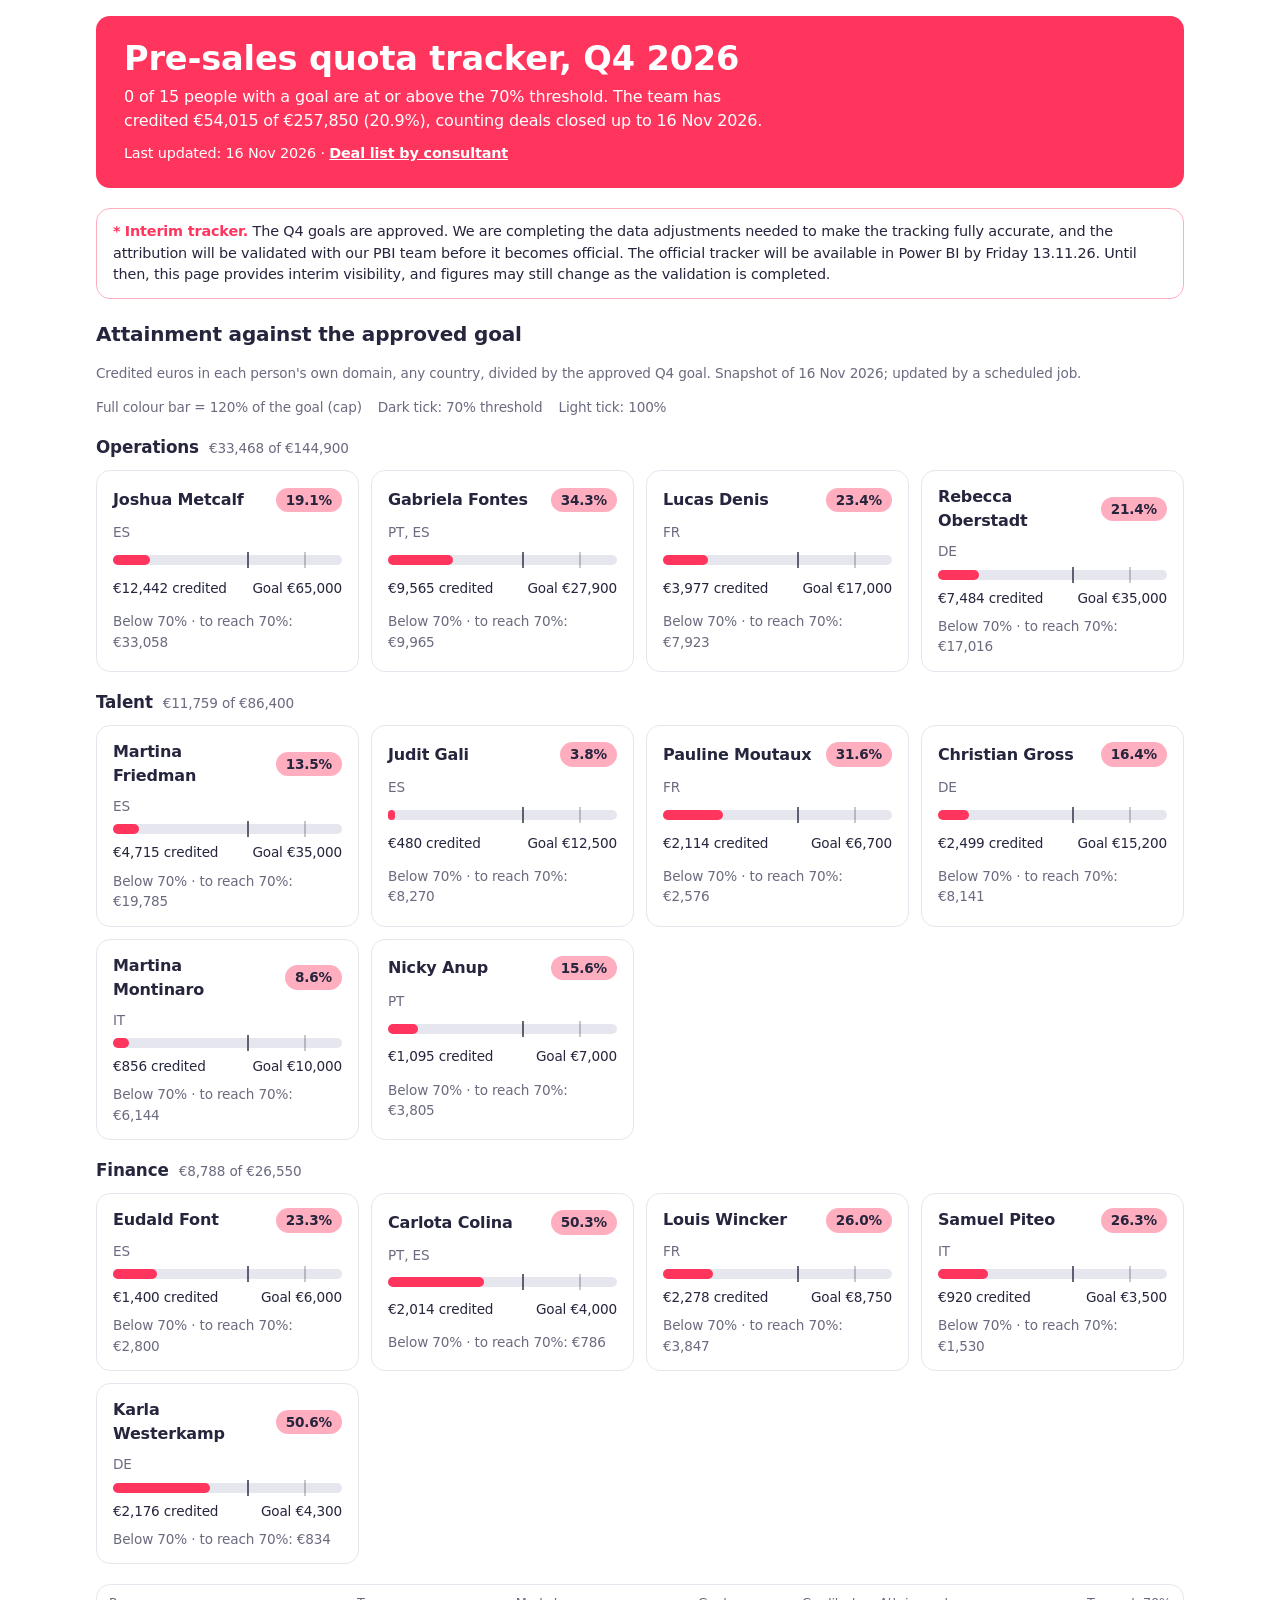
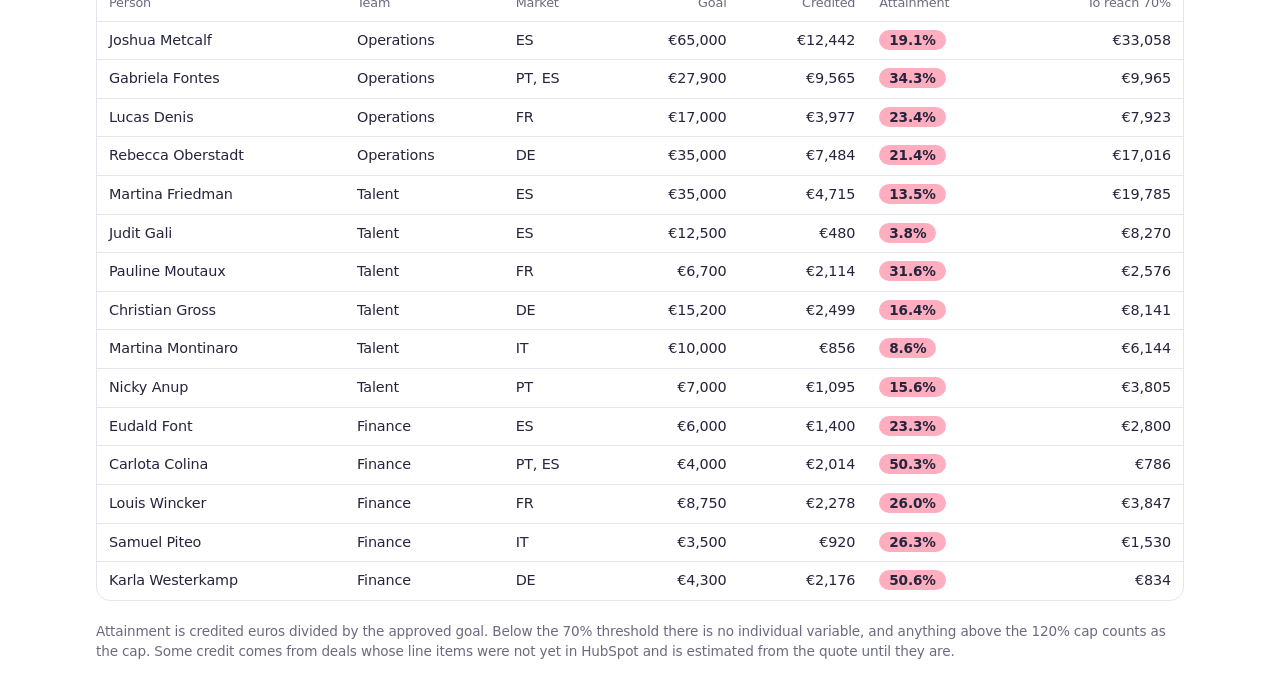
<file: index.html>
<!doctype html>
<html lang="en"><head><meta charset="utf-8"><meta name="viewport" content="width=device-width,initial-scale=1">
<title>Pre-sales quota tracker, Q4 2026</title>
<style>
:root{--bg:#fff;--fg:#25253d;--mut:#6b6b80;--line:#e6e6ee;--panel:#fff;--brand:#ff355e;--soft:#ffaebf}
@media(prefers-color-scheme:dark){:root{--bg:#16161f;--fg:#f2f2f7;--mut:#a3a3b5;--line:#33333f;--panel:#1f1f2b}}
*{box-sizing:border-box}body{margin:0;background:var(--bg);color:var(--fg);font:16px/1.5 system-ui,-apple-system,"Segoe UI",sans-serif;letter-spacing:-.01em}
main{max-width:1120px;margin:0 auto;padding:16px;display:grid;gap:20px}
header{background:var(--brand);color:#fff;border-radius:14px;padding:24px 28px}header h1{margin:0 0 6px;font-size:clamp(1.5rem,4vw,2.1rem);line-height:1.15;font-weight:600}header p{margin:0;max-width:64ch}
.note{border:1px solid var(--soft);border-radius:14px;padding:12px 16px;font-size:.9rem;background:var(--panel)}.note b{color:var(--brand)}
h2{margin:0;font-size:1.25rem}.mut,.sub,.m{color:var(--mut);font-size:.85rem;font-weight:400}
.legend{display:flex;gap:16px;flex-wrap:wrap}
.team h3{margin:18px 0 10px;font-size:1.05rem;display:flex;gap:10px;align-items:baseline;flex-wrap:wrap}
.grid{display:grid;grid-template-columns:repeat(auto-fill,minmax(240px,1fr));gap:12px}
.card{background:var(--panel);border:1px solid var(--line);border-radius:14px;padding:14px 16px;display:grid;gap:8px}
.row{display:flex;justify-content:space-between;gap:8px;align-items:center}
.pill{border-radius:999px;padding:2px 10px;font-weight:600;font-size:.85rem;background:var(--soft);color:#25253d;white-space:nowrap}.pill.ok,.pill.capped{background:var(--brand);color:#fff}
.bar{position:relative;height:10px;border-radius:99px;background:var(--line)}.bar i{position:absolute;inset:0 auto 0 0;background:var(--brand);border-radius:99px}.bar u{position:absolute;top:-3px;bottom:-3px;width:2px;background:var(--fg);opacity:.7}.bar u.full{opacity:.25}
.foot{display:flex;justify-content:space-between;gap:8px;font-size:.85rem}
.box{overflow-x:auto;border:1px solid var(--line);border-radius:14px}table{border-collapse:collapse;width:100%;font-size:.9rem}th,td{padding:8px 12px;border-bottom:1px solid var(--line);text-align:left;white-space:nowrap}th{color:var(--mut);font-weight:500;font-size:.8rem}td.n,th.n{text-align:right;font-variant-numeric:tabular-nums}tr:last-child td{border-bottom:0}
footer{color:var(--mut);font-size:.85rem}
header p.mut{color:#fff!important;font-size:.9rem;margin-top:10px}header p.mut a,header p.mut a:visited{color:#fff!important;font-weight:600;text-decoration:underline}
</style></head><body><main>
<header><h1>Pre-sales quota tracker, Q4 2026</h1>
<p>0 of 15 people with a goal are at or above the 70% threshold. The team has credited €54,015 of €257,850 (20.9%), counting deals closed up to 16 Nov 2026.</p>
<p class="mut">Last updated: 16 Nov 2026 &middot; <a href="deals.html">Deal list by consultant</a></p></header>
<aside class="note" role="note"><b>*</b> <b>Interim tracker.</b> The Q4 goals are approved. We are completing the data adjustments needed to make the tracking fully accurate, and the attribution will be validated with our PBI team before it becomes official. The official tracker will be available in Power BI by Friday 13.11.26. Until then, this page provides interim visibility, and figures may still change as the validation is completed.</aside>
<section><h2>Attainment against the approved goal</h2>
<p class="mut">Credited euros in each person's own domain, any country, divided by the approved Q4 goal. Snapshot of 16 Nov 2026; updated by a scheduled job.</p>
<p class="mut legend"><span>Full colour bar = 120% of the goal (cap)</span><span>Dark tick: 70% threshold</span><span>Light tick: 100%</span></p>
<section class="team"><h3>Operations <span class="m">€33,468 of €144,900</span></h3><div class="grid"><article class="card"><div class="row"><b>Joshua Metcalf</b><span class="pill below">19.1%</span></div>
<div class="sub">ES</div>
<div class="bar" role="img" aria-label="19.1% of goal"><i style="width:16.0%"></i><u style="left:58.33%"></u><u class="full" style="left:83.33%"></u></div>
<div class="foot"><span>€12,442 credited</span><span>Goal €65,000</span></div>
<div class="sub">Below 70% · to reach 70%: €33,058</div></article><article class="card"><div class="row"><b>Gabriela Fontes</b><span class="pill below">34.3%</span></div>
<div class="sub">PT, ES</div>
<div class="bar" role="img" aria-label="34.3% of goal"><i style="width:28.6%"></i><u style="left:58.33%"></u><u class="full" style="left:83.33%"></u></div>
<div class="foot"><span>€9,565 credited</span><span>Goal €27,900</span></div>
<div class="sub">Below 70% · to reach 70%: €9,965</div></article><article class="card"><div class="row"><b>Lucas Denis</b><span class="pill below">23.4%</span></div>
<div class="sub">FR</div>
<div class="bar" role="img" aria-label="23.4% of goal"><i style="width:19.5%"></i><u style="left:58.33%"></u><u class="full" style="left:83.33%"></u></div>
<div class="foot"><span>€3,977 credited</span><span>Goal €17,000</span></div>
<div class="sub">Below 70% · to reach 70%: €7,923</div></article><article class="card"><div class="row"><b>Rebecca Oberstadt</b><span class="pill below">21.4%</span></div>
<div class="sub">DE</div>
<div class="bar" role="img" aria-label="21.4% of goal"><i style="width:17.8%"></i><u style="left:58.33%"></u><u class="full" style="left:83.33%"></u></div>
<div class="foot"><span>€7,484 credited</span><span>Goal €35,000</span></div>
<div class="sub">Below 70% · to reach 70%: €17,016</div></article></div></section><section class="team"><h3>Talent <span class="m">€11,759 of €86,400</span></h3><div class="grid"><article class="card"><div class="row"><b>Martina Friedman</b><span class="pill below">13.5%</span></div>
<div class="sub">ES</div>
<div class="bar" role="img" aria-label="13.5% of goal"><i style="width:11.2%"></i><u style="left:58.33%"></u><u class="full" style="left:83.33%"></u></div>
<div class="foot"><span>€4,715 credited</span><span>Goal €35,000</span></div>
<div class="sub">Below 70% · to reach 70%: €19,785</div></article><article class="card"><div class="row"><b>Judit Gali</b><span class="pill below">3.8%</span></div>
<div class="sub">ES</div>
<div class="bar" role="img" aria-label="3.8% of goal"><i style="width:3.2%"></i><u style="left:58.33%"></u><u class="full" style="left:83.33%"></u></div>
<div class="foot"><span>€480 credited</span><span>Goal €12,500</span></div>
<div class="sub">Below 70% · to reach 70%: €8,270</div></article><article class="card"><div class="row"><b>Pauline Moutaux</b><span class="pill below">31.6%</span></div>
<div class="sub">FR</div>
<div class="bar" role="img" aria-label="31.6% of goal"><i style="width:26.3%"></i><u style="left:58.33%"></u><u class="full" style="left:83.33%"></u></div>
<div class="foot"><span>€2,114 credited</span><span>Goal €6,700</span></div>
<div class="sub">Below 70% · to reach 70%: €2,576</div></article><article class="card"><div class="row"><b>Christian Gross</b><span class="pill below">16.4%</span></div>
<div class="sub">DE</div>
<div class="bar" role="img" aria-label="16.4% of goal"><i style="width:13.7%"></i><u style="left:58.33%"></u><u class="full" style="left:83.33%"></u></div>
<div class="foot"><span>€2,499 credited</span><span>Goal €15,200</span></div>
<div class="sub">Below 70% · to reach 70%: €8,141</div></article><article class="card"><div class="row"><b>Martina Montinaro</b><span class="pill below">8.6%</span></div>
<div class="sub">IT</div>
<div class="bar" role="img" aria-label="8.6% of goal"><i style="width:7.1%"></i><u style="left:58.33%"></u><u class="full" style="left:83.33%"></u></div>
<div class="foot"><span>€856 credited</span><span>Goal €10,000</span></div>
<div class="sub">Below 70% · to reach 70%: €6,144</div></article><article class="card"><div class="row"><b>Nicky Anup</b><span class="pill below">15.6%</span></div>
<div class="sub">PT</div>
<div class="bar" role="img" aria-label="15.6% of goal"><i style="width:13.0%"></i><u style="left:58.33%"></u><u class="full" style="left:83.33%"></u></div>
<div class="foot"><span>€1,095 credited</span><span>Goal €7,000</span></div>
<div class="sub">Below 70% · to reach 70%: €3,805</div></article></div></section><section class="team"><h3>Finance <span class="m">€8,788 of €26,550</span></h3><div class="grid"><article class="card"><div class="row"><b>Eudald Font</b><span class="pill below">23.3%</span></div>
<div class="sub">ES</div>
<div class="bar" role="img" aria-label="23.3% of goal"><i style="width:19.4%"></i><u style="left:58.33%"></u><u class="full" style="left:83.33%"></u></div>
<div class="foot"><span>€1,400 credited</span><span>Goal €6,000</span></div>
<div class="sub">Below 70% · to reach 70%: €2,800</div></article><article class="card"><div class="row"><b>Carlota Colina</b><span class="pill below">50.3%</span></div>
<div class="sub">PT, ES</div>
<div class="bar" role="img" aria-label="50.3% of goal"><i style="width:42.0%"></i><u style="left:58.33%"></u><u class="full" style="left:83.33%"></u></div>
<div class="foot"><span>€2,014 credited</span><span>Goal €4,000</span></div>
<div class="sub">Below 70% · to reach 70%: €786</div></article><article class="card"><div class="row"><b>Louis Wincker</b><span class="pill below">26.0%</span></div>
<div class="sub">FR</div>
<div class="bar" role="img" aria-label="26.0% of goal"><i style="width:21.7%"></i><u style="left:58.33%"></u><u class="full" style="left:83.33%"></u></div>
<div class="foot"><span>€2,278 credited</span><span>Goal €8,750</span></div>
<div class="sub">Below 70% · to reach 70%: €3,847</div></article><article class="card"><div class="row"><b>Samuel Piteo</b><span class="pill below">26.3%</span></div>
<div class="sub">IT</div>
<div class="bar" role="img" aria-label="26.3% of goal"><i style="width:21.9%"></i><u style="left:58.33%"></u><u class="full" style="left:83.33%"></u></div>
<div class="foot"><span>€920 credited</span><span>Goal €3,500</span></div>
<div class="sub">Below 70% · to reach 70%: €1,530</div></article><article class="card"><div class="row"><b>Karla Westerkamp</b><span class="pill below">50.6%</span></div>
<div class="sub">DE</div>
<div class="bar" role="img" aria-label="50.6% of goal"><i style="width:42.2%"></i><u style="left:58.33%"></u><u class="full" style="left:83.33%"></u></div>
<div class="foot"><span>€2,176 credited</span><span>Goal €4,300</span></div>
<div class="sub">Below 70% · to reach 70%: €834</div></article></div></section></section>
<section><div class="box"><table><thead><tr><th>Person</th><th>Team</th><th>Market</th><th class="n">Goal</th><th class="n">Credited</th><th>Attainment</th><th class="n">To reach 70%</th></tr></thead><tbody><tr><td>Joshua Metcalf</td><td>Operations</td><td>ES</td><td class="n">€65,000</td><td class="n">€12,442</td><td><span class="pill below">19.1%</span></td><td class="n">€33,058</td></tr><tr><td>Gabriela Fontes</td><td>Operations</td><td>PT, ES</td><td class="n">€27,900</td><td class="n">€9,565</td><td><span class="pill below">34.3%</span></td><td class="n">€9,965</td></tr><tr><td>Lucas Denis</td><td>Operations</td><td>FR</td><td class="n">€17,000</td><td class="n">€3,977</td><td><span class="pill below">23.4%</span></td><td class="n">€7,923</td></tr><tr><td>Rebecca Oberstadt</td><td>Operations</td><td>DE</td><td class="n">€35,000</td><td class="n">€7,484</td><td><span class="pill below">21.4%</span></td><td class="n">€17,016</td></tr><tr><td>Martina Friedman</td><td>Talent</td><td>ES</td><td class="n">€35,000</td><td class="n">€4,715</td><td><span class="pill below">13.5%</span></td><td class="n">€19,785</td></tr><tr><td>Judit Gali</td><td>Talent</td><td>ES</td><td class="n">€12,500</td><td class="n">€480</td><td><span class="pill below">3.8%</span></td><td class="n">€8,270</td></tr><tr><td>Pauline Moutaux</td><td>Talent</td><td>FR</td><td class="n">€6,700</td><td class="n">€2,114</td><td><span class="pill below">31.6%</span></td><td class="n">€2,576</td></tr><tr><td>Christian Gross</td><td>Talent</td><td>DE</td><td class="n">€15,200</td><td class="n">€2,499</td><td><span class="pill below">16.4%</span></td><td class="n">€8,141</td></tr><tr><td>Martina Montinaro</td><td>Talent</td><td>IT</td><td class="n">€10,000</td><td class="n">€856</td><td><span class="pill below">8.6%</span></td><td class="n">€6,144</td></tr><tr><td>Nicky Anup</td><td>Talent</td><td>PT</td><td class="n">€7,000</td><td class="n">€1,095</td><td><span class="pill below">15.6%</span></td><td class="n">€3,805</td></tr><tr><td>Eudald Font</td><td>Finance</td><td>ES</td><td class="n">€6,000</td><td class="n">€1,400</td><td><span class="pill below">23.3%</span></td><td class="n">€2,800</td></tr><tr><td>Carlota Colina</td><td>Finance</td><td>PT, ES</td><td class="n">€4,000</td><td class="n">€2,014</td><td><span class="pill below">50.3%</span></td><td class="n">€786</td></tr><tr><td>Louis Wincker</td><td>Finance</td><td>FR</td><td class="n">€8,750</td><td class="n">€2,278</td><td><span class="pill below">26.0%</span></td><td class="n">€3,847</td></tr><tr><td>Samuel Piteo</td><td>Finance</td><td>IT</td><td class="n">€3,500</td><td class="n">€920</td><td><span class="pill below">26.3%</span></td><td class="n">€1,530</td></tr><tr><td>Karla Westerkamp</td><td>Finance</td><td>DE</td><td class="n">€4,300</td><td class="n">€2,176</td><td><span class="pill below">50.6%</span></td><td class="n">€834</td></tr></tbody></table></div></section>
<footer>Attainment is credited euros divided by the approved goal. Below the 70% threshold there is no individual variable, and anything above the 120% cap counts as the cap. Some credit comes from deals whose line items were not yet in HubSpot and is estimated from the quote until they are.</footer>
</main></body></html>
</file>
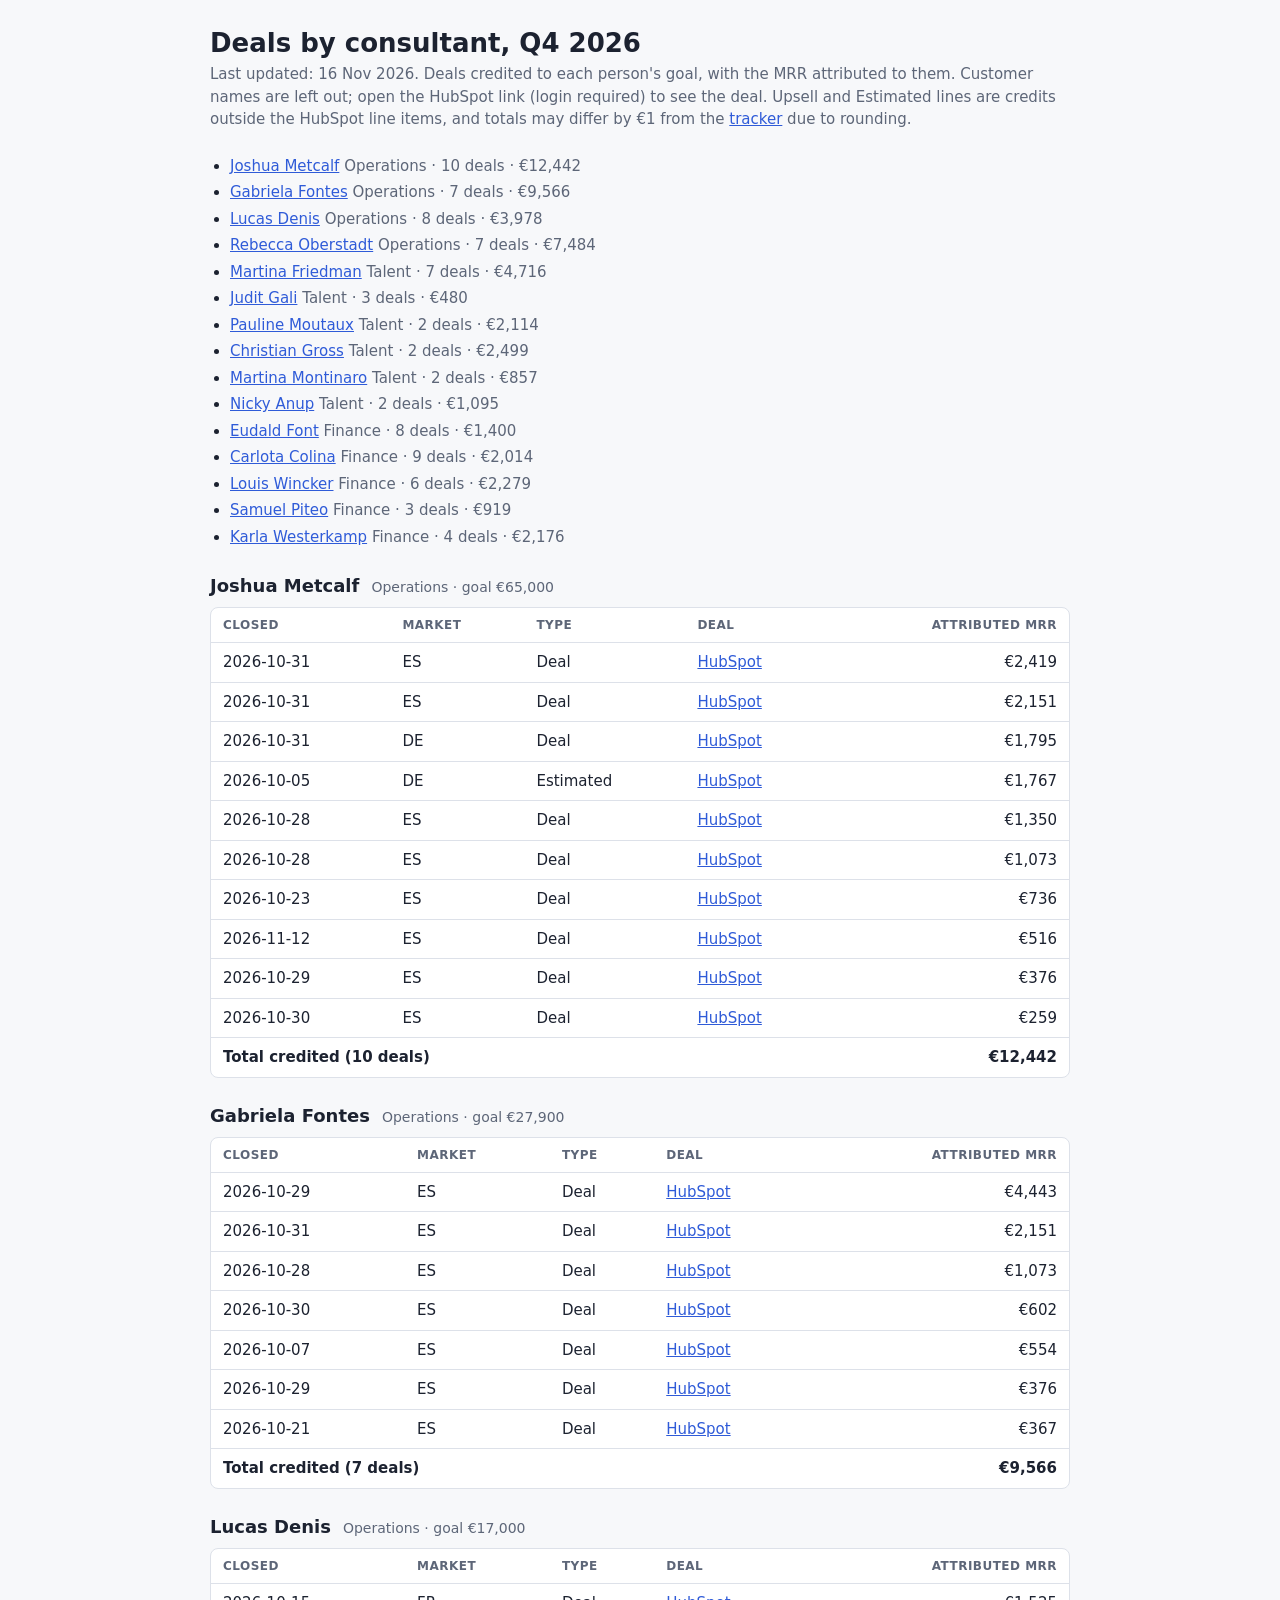
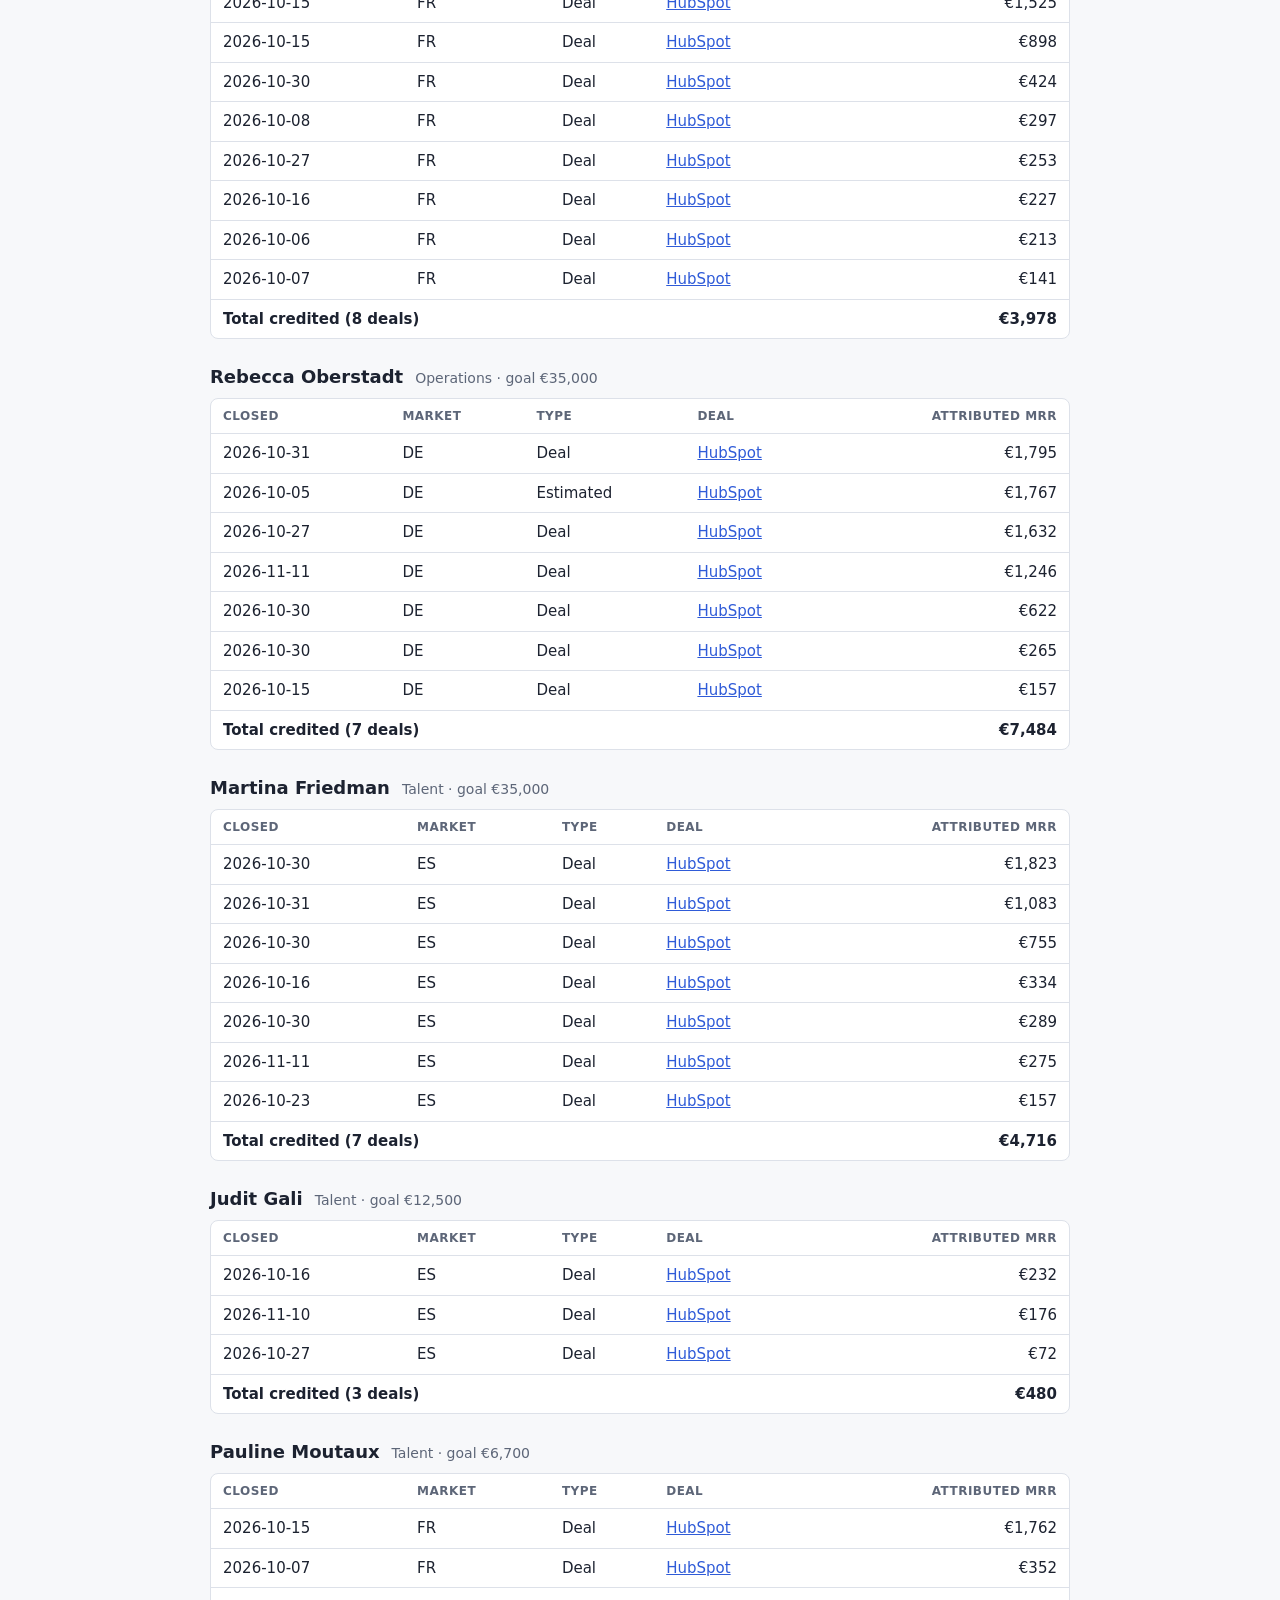
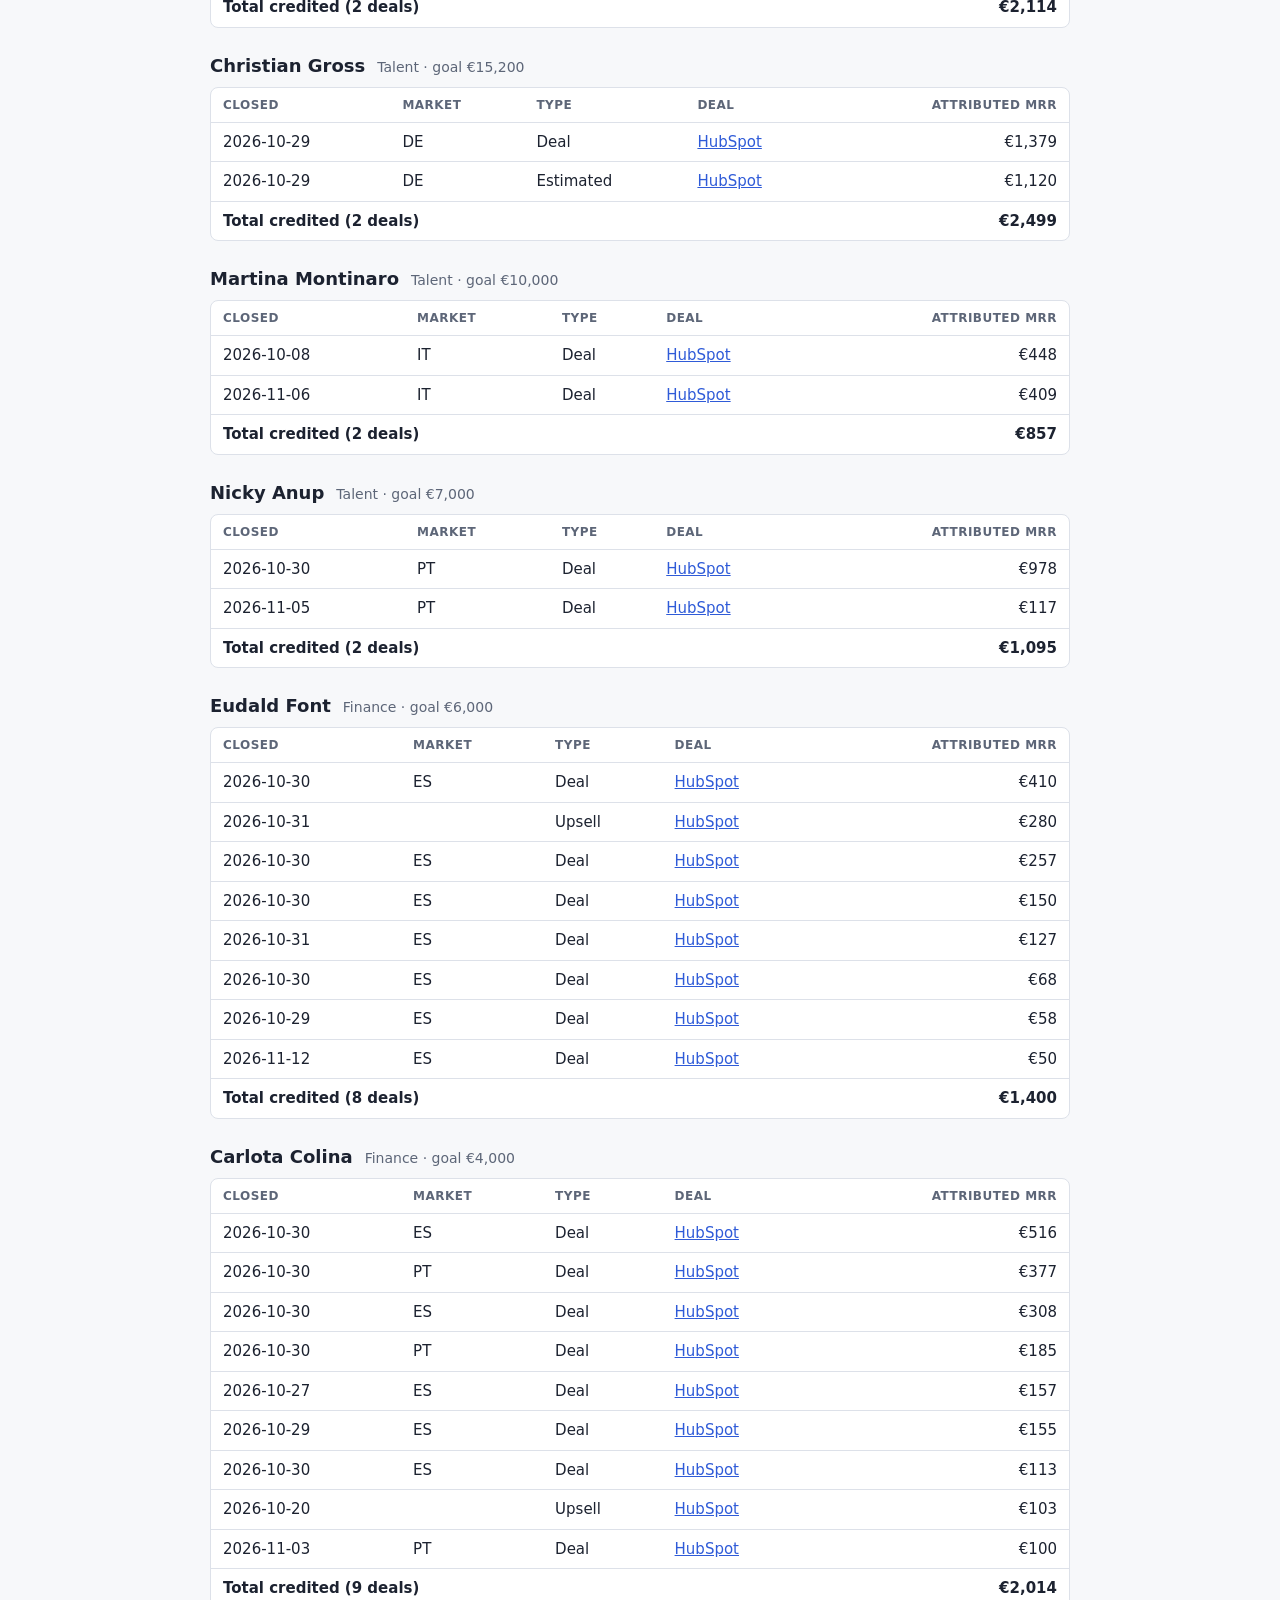
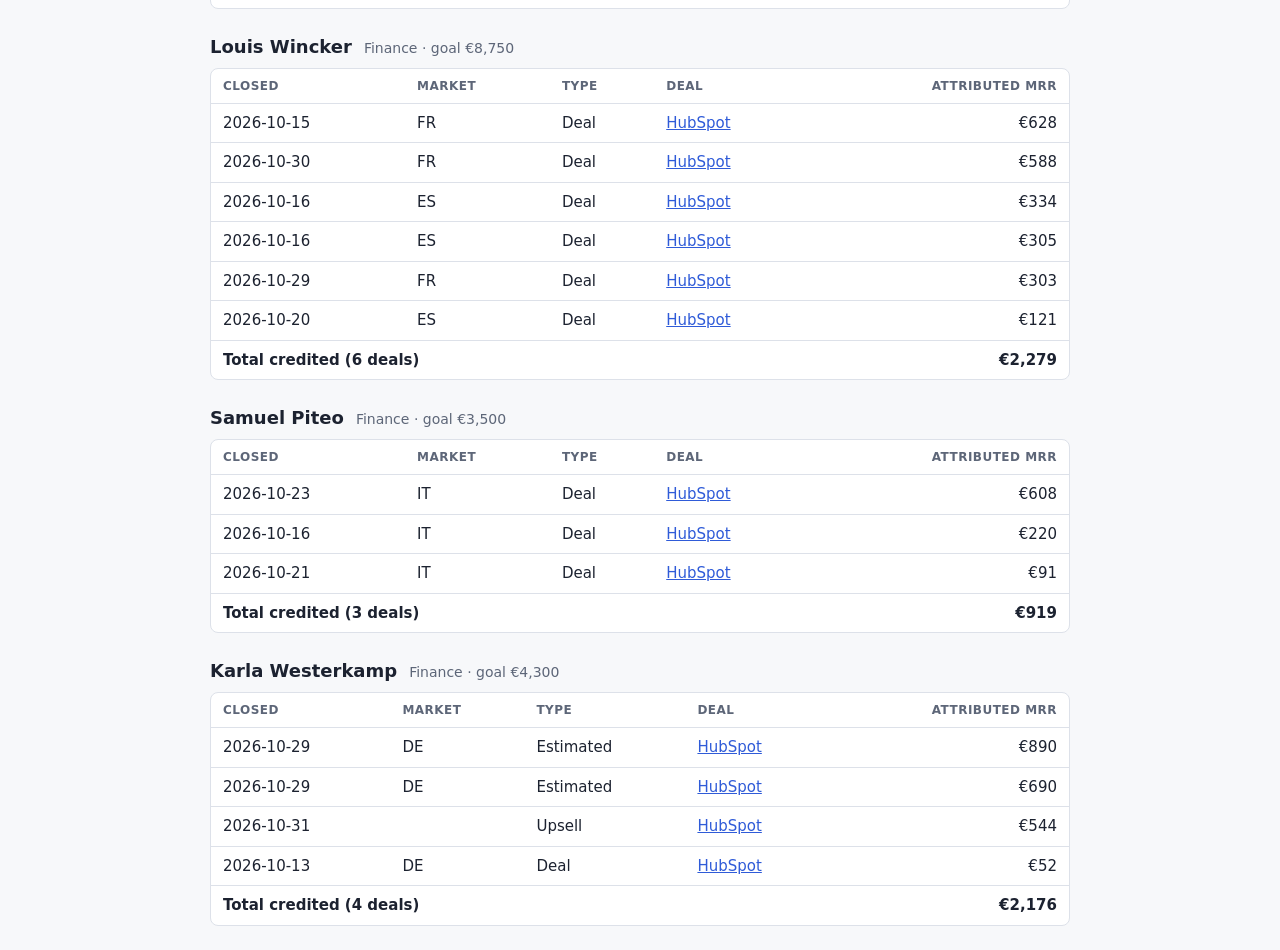
<file: deals.html>
<!doctype html>
<html lang="en"><head><meta charset="utf-8"><meta name="viewport" content="width=device-width,initial-scale=1">
<title>Deals by consultant, Q4 2026</title>
<style>
:root{--bg:#f7f8fa;--surface:#fff;--fg:#1c2230;--mut:#5d6678;--line:#dde1e9;--accent:#2f5bd8}
@media (prefers-color-scheme:dark){:root{--bg:#12161f;--surface:#1a202c;--fg:#e8ecf4;--mut:#9aa5ba;--line:#2c3547;--accent:#8aa8ff;color-scheme:dark}}
body{margin:0;background:var(--bg);color:var(--fg);font:15px/1.5 system-ui,sans-serif;padding:24px 16px}
main{max-width:860px;margin:0 auto;display:flex;flex-direction:column;gap:24px}
h1,h2{margin:0}h1{font-size:26px}h2{font-size:18px;display:flex;flex-wrap:wrap;gap:4px 12px;align-items:baseline;margin-bottom:8px}h2 .mut{font-size:14px;font-weight:400}
p{margin:0}.mut{color:var(--mut)}a{color:var(--accent)}
ul{margin:0;padding-left:20px;display:grid;gap:4px}
.box{overflow-x:auto;border:1px solid var(--line);border-radius:8px;background:var(--surface)}
table{border-collapse:collapse;width:100%;min-width:520px}
th,td{padding:8px 12px;text-align:left;border-top:1px solid var(--line)}
thead th{border-top:0;font-size:12px;letter-spacing:.04em;text-transform:uppercase;color:var(--mut)}
.n{text-align:right;font-variant-numeric:tabular-nums;white-space:nowrap}tfoot td{font-weight:600}
</style></head><body><main>
<header><h1>Deals by consultant, Q4 2026</h1><p class="mut">Last updated: 16 Nov 2026. Deals credited to each person's goal, with the MRR attributed to them. Customer names are left out; open the HubSpot link (login required) to see the deal. Upsell and Estimated lines are credits outside the HubSpot line items, and totals may differ by €1 from the <a href="./">tracker</a> due to rounding.</p></header>
<nav><ul><li><a href="#joshua-metcalf">Joshua Metcalf</a> <span class="mut">Operations &middot; 10 deals &middot; €12,442</span></li><li><a href="#gabriela-fontes">Gabriela Fontes</a> <span class="mut">Operations &middot; 7 deals &middot; €9,566</span></li><li><a href="#lucas-denis">Lucas Denis</a> <span class="mut">Operations &middot; 8 deals &middot; €3,978</span></li><li><a href="#rebecca-oberstadt">Rebecca Oberstadt</a> <span class="mut">Operations &middot; 7 deals &middot; €7,484</span></li><li><a href="#martina-friedman">Martina Friedman</a> <span class="mut">Talent &middot; 7 deals &middot; €4,716</span></li><li><a href="#judit-gal">Judit Gali</a> <span class="mut">Talent &middot; 3 deals &middot; €480</span></li><li><a href="#pauline-moutaux">Pauline Moutaux</a> <span class="mut">Talent &middot; 2 deals &middot; €2,114</span></li><li><a href="#christian-gross">Christian Gross</a> <span class="mut">Talent &middot; 2 deals &middot; €2,499</span></li><li><a href="#martina-montinaro">Martina Montinaro</a> <span class="mut">Talent &middot; 2 deals &middot; €857</span></li><li><a href="#nicky-anup">Nicky Anup</a> <span class="mut">Talent &middot; 2 deals &middot; €1,095</span></li><li><a href="#eudald-font">Eudald Font</a> <span class="mut">Finance &middot; 8 deals &middot; €1,400</span></li><li><a href="#carlota-colina">Carlota Colina</a> <span class="mut">Finance &middot; 9 deals &middot; €2,014</span></li><li><a href="#louis-wincker">Louis Wincker</a> <span class="mut">Finance &middot; 6 deals &middot; €2,279</span></li><li><a href="#samuel-piteo">Samuel Piteo</a> <span class="mut">Finance &middot; 3 deals &middot; €919</span></li><li><a href="#karla-westerkamp">Karla Westerkamp</a> <span class="mut">Finance &middot; 4 deals &middot; €2,176</span></li></ul></nav>
<section id="joshua-metcalf"><h2>Joshua Metcalf <span class="mut">Operations &middot; goal €65,000</span></h2><div class="box"><table><thead><tr><th>Closed</th><th>Market</th><th>Type</th><th>Deal</th><th class="n">Attributed MRR</th></tr></thead><tbody><tr><td>2026-10-31</td><td>ES</td><td>Deal</td><td><a href="https://app-eu1.hubspot.com/contacts/4960096/record/0-3/502935640298" target="_blank" rel="noopener">HubSpot</a></td><td class="n">€2,419</td></tr><tr><td>2026-10-31</td><td>ES</td><td>Deal</td><td><a href="https://app-eu1.hubspot.com/contacts/4960096/record/0-3/39851320850" target="_blank" rel="noopener">HubSpot</a></td><td class="n">€2,151</td></tr><tr><td>2026-10-31</td><td>DE</td><td>Deal</td><td><a href="https://app-eu1.hubspot.com/contacts/4960096/record/0-3/508081251543" target="_blank" rel="noopener">HubSpot</a></td><td class="n">€1,795</td></tr><tr><td>2026-10-05</td><td>DE</td><td>Estimated</td><td><a href="https://app-eu1.hubspot.com/contacts/4960096/record/0-3/495874281666" target="_blank" rel="noopener">HubSpot</a></td><td class="n">€1,767</td></tr><tr><td>2026-10-28</td><td>ES</td><td>Deal</td><td><a href="https://app-eu1.hubspot.com/contacts/4960096/record/0-3/512074125503" target="_blank" rel="noopener">HubSpot</a></td><td class="n">€1,350</td></tr><tr><td>2026-10-28</td><td>ES</td><td>Deal</td><td><a href="https://app-eu1.hubspot.com/contacts/4960096/record/0-3/497831962848" target="_blank" rel="noopener">HubSpot</a></td><td class="n">€1,073</td></tr><tr><td>2026-10-23</td><td>ES</td><td>Deal</td><td><a href="https://app-eu1.hubspot.com/contacts/4960096/record/0-3/35090522880" target="_blank" rel="noopener">HubSpot</a></td><td class="n">€736</td></tr><tr><td>2026-11-12</td><td>ES</td><td>Deal</td><td><a href="https://app-eu1.hubspot.com/contacts/4960096/record/0-3/439248447727" target="_blank" rel="noopener">HubSpot</a></td><td class="n">€516</td></tr><tr><td>2026-10-29</td><td>ES</td><td>Deal</td><td><a href="https://app-eu1.hubspot.com/contacts/4960096/record/0-3/509908367592" target="_blank" rel="noopener">HubSpot</a></td><td class="n">€376</td></tr><tr><td>2026-10-30</td><td>ES</td><td>Deal</td><td><a href="https://app-eu1.hubspot.com/contacts/4960096/record/0-3/502036709584" target="_blank" rel="noopener">HubSpot</a></td><td class="n">€259</td></tr></tbody><tfoot><tr><td colspan="4">Total credited (10 deals)</td><td class="n">€12,442</td></tr></tfoot></table></div></section><section id="gabriela-fontes"><h2>Gabriela Fontes <span class="mut">Operations &middot; goal €27,900</span></h2><div class="box"><table><thead><tr><th>Closed</th><th>Market</th><th>Type</th><th>Deal</th><th class="n">Attributed MRR</th></tr></thead><tbody><tr><td>2026-10-29</td><td>ES</td><td>Deal</td><td><a href="https://app-eu1.hubspot.com/contacts/4960096/record/0-3/504313689331" target="_blank" rel="noopener">HubSpot</a></td><td class="n">€4,443</td></tr><tr><td>2026-10-31</td><td>ES</td><td>Deal</td><td><a href="https://app-eu1.hubspot.com/contacts/4960096/record/0-3/39851320850" target="_blank" rel="noopener">HubSpot</a></td><td class="n">€2,151</td></tr><tr><td>2026-10-28</td><td>ES</td><td>Deal</td><td><a href="https://app-eu1.hubspot.com/contacts/4960096/record/0-3/497831962848" target="_blank" rel="noopener">HubSpot</a></td><td class="n">€1,073</td></tr><tr><td>2026-10-30</td><td>ES</td><td>Deal</td><td><a href="https://app-eu1.hubspot.com/contacts/4960096/record/0-3/513886245067" target="_blank" rel="noopener">HubSpot</a></td><td class="n">€602</td></tr><tr><td>2026-10-07</td><td>ES</td><td>Deal</td><td><a href="https://app-eu1.hubspot.com/contacts/4960096/record/0-3/438901346512" target="_blank" rel="noopener">HubSpot</a></td><td class="n">€554</td></tr><tr><td>2026-10-29</td><td>ES</td><td>Deal</td><td><a href="https://app-eu1.hubspot.com/contacts/4960096/record/0-3/509908367592" target="_blank" rel="noopener">HubSpot</a></td><td class="n">€376</td></tr><tr><td>2026-10-21</td><td>ES</td><td>Deal</td><td><a href="https://app-eu1.hubspot.com/contacts/4960096/record/0-3/521851206892" target="_blank" rel="noopener">HubSpot</a></td><td class="n">€367</td></tr></tbody><tfoot><tr><td colspan="4">Total credited (7 deals)</td><td class="n">€9,566</td></tr></tfoot></table></div></section><section id="lucas-denis"><h2>Lucas Denis <span class="mut">Operations &middot; goal €17,000</span></h2><div class="box"><table><thead><tr><th>Closed</th><th>Market</th><th>Type</th><th>Deal</th><th class="n">Attributed MRR</th></tr></thead><tbody><tr><td>2026-10-15</td><td>FR</td><td>Deal</td><td><a href="https://app-eu1.hubspot.com/contacts/4960096/record/0-3/46062070124" target="_blank" rel="noopener">HubSpot</a></td><td class="n">€1,525</td></tr><tr><td>2026-10-15</td><td>FR</td><td>Deal</td><td><a href="https://app-eu1.hubspot.com/contacts/4960096/record/0-3/519408647410" target="_blank" rel="noopener">HubSpot</a></td><td class="n">€898</td></tr><tr><td>2026-10-30</td><td>FR</td><td>Deal</td><td><a href="https://app-eu1.hubspot.com/contacts/4960096/record/0-3/471542369480" target="_blank" rel="noopener">HubSpot</a></td><td class="n">€424</td></tr><tr><td>2026-10-08</td><td>FR</td><td>Deal</td><td><a href="https://app-eu1.hubspot.com/contacts/4960096/record/0-3/511409390817" target="_blank" rel="noopener">HubSpot</a></td><td class="n">€297</td></tr><tr><td>2026-10-27</td><td>FR</td><td>Deal</td><td><a href="https://app-eu1.hubspot.com/contacts/4960096/record/0-3/501832020194" target="_blank" rel="noopener">HubSpot</a></td><td class="n">€253</td></tr><tr><td>2026-10-16</td><td>FR</td><td>Deal</td><td><a href="https://app-eu1.hubspot.com/contacts/4960096/record/0-3/525173957847" target="_blank" rel="noopener">HubSpot</a></td><td class="n">€227</td></tr><tr><td>2026-10-06</td><td>FR</td><td>Deal</td><td><a href="https://app-eu1.hubspot.com/contacts/4960096/record/0-3/524302850283" target="_blank" rel="noopener">HubSpot</a></td><td class="n">€213</td></tr><tr><td>2026-10-07</td><td>FR</td><td>Deal</td><td><a href="https://app-eu1.hubspot.com/contacts/4960096/record/0-3/510065656027" target="_blank" rel="noopener">HubSpot</a></td><td class="n">€141</td></tr></tbody><tfoot><tr><td colspan="4">Total credited (8 deals)</td><td class="n">€3,978</td></tr></tfoot></table></div></section><section id="rebecca-oberstadt"><h2>Rebecca Oberstadt <span class="mut">Operations &middot; goal €35,000</span></h2><div class="box"><table><thead><tr><th>Closed</th><th>Market</th><th>Type</th><th>Deal</th><th class="n">Attributed MRR</th></tr></thead><tbody><tr><td>2026-10-31</td><td>DE</td><td>Deal</td><td><a href="https://app-eu1.hubspot.com/contacts/4960096/record/0-3/508081251543" target="_blank" rel="noopener">HubSpot</a></td><td class="n">€1,795</td></tr><tr><td>2026-10-05</td><td>DE</td><td>Estimated</td><td><a href="https://app-eu1.hubspot.com/contacts/4960096/record/0-3/495874281666" target="_blank" rel="noopener">HubSpot</a></td><td class="n">€1,767</td></tr><tr><td>2026-10-27</td><td>DE</td><td>Deal</td><td><a href="https://app-eu1.hubspot.com/contacts/4960096/record/0-3/522948480195" target="_blank" rel="noopener">HubSpot</a></td><td class="n">€1,632</td></tr><tr><td>2026-11-11</td><td>DE</td><td>Deal</td><td><a href="https://app-eu1.hubspot.com/contacts/4960096/record/0-3/499599137988" target="_blank" rel="noopener">HubSpot</a></td><td class="n">€1,246</td></tr><tr><td>2026-10-30</td><td>DE</td><td>Deal</td><td><a href="https://app-eu1.hubspot.com/contacts/4960096/record/0-3/506185968829" target="_blank" rel="noopener">HubSpot</a></td><td class="n">€622</td></tr><tr><td>2026-10-30</td><td>DE</td><td>Deal</td><td><a href="https://app-eu1.hubspot.com/contacts/4960096/record/0-3/522105728196" target="_blank" rel="noopener">HubSpot</a></td><td class="n">€265</td></tr><tr><td>2026-10-15</td><td>DE</td><td>Deal</td><td><a href="https://app-eu1.hubspot.com/contacts/4960096/record/0-3/493553774807" target="_blank" rel="noopener">HubSpot</a></td><td class="n">€157</td></tr></tbody><tfoot><tr><td colspan="4">Total credited (7 deals)</td><td class="n">€7,484</td></tr></tfoot></table></div></section><section id="martina-friedman"><h2>Martina Friedman <span class="mut">Talent &middot; goal €35,000</span></h2><div class="box"><table><thead><tr><th>Closed</th><th>Market</th><th>Type</th><th>Deal</th><th class="n">Attributed MRR</th></tr></thead><tbody><tr><td>2026-10-30</td><td>ES</td><td>Deal</td><td><a href="https://app-eu1.hubspot.com/contacts/4960096/record/0-3/43568405346" target="_blank" rel="noopener">HubSpot</a></td><td class="n">€1,823</td></tr><tr><td>2026-10-31</td><td>ES</td><td>Deal</td><td><a href="https://app-eu1.hubspot.com/contacts/4960096/record/0-3/505276457183" target="_blank" rel="noopener">HubSpot</a></td><td class="n">€1,083</td></tr><tr><td>2026-10-30</td><td>ES</td><td>Deal</td><td><a href="https://app-eu1.hubspot.com/contacts/4960096/record/0-3/464862479553" target="_blank" rel="noopener">HubSpot</a></td><td class="n">€755</td></tr><tr><td>2026-10-16</td><td>ES</td><td>Deal</td><td><a href="https://app-eu1.hubspot.com/contacts/4960096/record/0-3/502758889695" target="_blank" rel="noopener">HubSpot</a></td><td class="n">€334</td></tr><tr><td>2026-10-30</td><td>ES</td><td>Deal</td><td><a href="https://app-eu1.hubspot.com/contacts/4960096/record/0-3/502036709584" target="_blank" rel="noopener">HubSpot</a></td><td class="n">€289</td></tr><tr><td>2026-11-11</td><td>ES</td><td>Deal</td><td><a href="https://app-eu1.hubspot.com/contacts/4960096/record/0-3/499536752851" target="_blank" rel="noopener">HubSpot</a></td><td class="n">€275</td></tr><tr><td>2026-10-23</td><td>ES</td><td>Deal</td><td><a href="https://app-eu1.hubspot.com/contacts/4960096/record/0-3/488096570565" target="_blank" rel="noopener">HubSpot</a></td><td class="n">€157</td></tr></tbody><tfoot><tr><td colspan="4">Total credited (7 deals)</td><td class="n">€4,716</td></tr></tfoot></table></div></section><section id="judit-gal"><h2>Judit Gali <span class="mut">Talent &middot; goal €12,500</span></h2><div class="box"><table><thead><tr><th>Closed</th><th>Market</th><th>Type</th><th>Deal</th><th class="n">Attributed MRR</th></tr></thead><tbody><tr><td>2026-10-16</td><td>ES</td><td>Deal</td><td><a href="https://app-eu1.hubspot.com/contacts/4960096/record/0-3/520449732813" target="_blank" rel="noopener">HubSpot</a></td><td class="n">€232</td></tr><tr><td>2026-11-10</td><td>ES</td><td>Deal</td><td><a href="https://app-eu1.hubspot.com/contacts/4960096/record/0-3/532502971593" target="_blank" rel="noopener">HubSpot</a></td><td class="n">€176</td></tr><tr><td>2026-10-27</td><td>ES</td><td>Deal</td><td><a href="https://app-eu1.hubspot.com/contacts/4960096/record/0-3/528806458598" target="_blank" rel="noopener">HubSpot</a></td><td class="n">€72</td></tr></tbody><tfoot><tr><td colspan="4">Total credited (3 deals)</td><td class="n">€480</td></tr></tfoot></table></div></section><section id="pauline-moutaux"><h2>Pauline Moutaux <span class="mut">Talent &middot; goal €6,700</span></h2><div class="box"><table><thead><tr><th>Closed</th><th>Market</th><th>Type</th><th>Deal</th><th class="n">Attributed MRR</th></tr></thead><tbody><tr><td>2026-10-15</td><td>FR</td><td>Deal</td><td><a href="https://app-eu1.hubspot.com/contacts/4960096/record/0-3/46062070124" target="_blank" rel="noopener">HubSpot</a></td><td class="n">€1,762</td></tr><tr><td>2026-10-07</td><td>FR</td><td>Deal</td><td><a href="https://app-eu1.hubspot.com/contacts/4960096/record/0-3/510065656027" target="_blank" rel="noopener">HubSpot</a></td><td class="n">€352</td></tr></tbody><tfoot><tr><td colspan="4">Total credited (2 deals)</td><td class="n">€2,114</td></tr></tfoot></table></div></section><section id="christian-gross"><h2>Christian Gross <span class="mut">Talent &middot; goal €15,200</span></h2><div class="box"><table><thead><tr><th>Closed</th><th>Market</th><th>Type</th><th>Deal</th><th class="n">Attributed MRR</th></tr></thead><tbody><tr><td>2026-10-29</td><td>DE</td><td>Deal</td><td><a href="https://app-eu1.hubspot.com/contacts/4960096/record/0-3/516814703850" target="_blank" rel="noopener">HubSpot</a></td><td class="n">€1,379</td></tr><tr><td>2026-10-29</td><td>DE</td><td>Estimated</td><td><a href="https://app-eu1.hubspot.com/contacts/4960096/record/0-3/526164022462" target="_blank" rel="noopener">HubSpot</a></td><td class="n">€1,120</td></tr></tbody><tfoot><tr><td colspan="4">Total credited (2 deals)</td><td class="n">€2,499</td></tr></tfoot></table></div></section><section id="martina-montinaro"><h2>Martina Montinaro <span class="mut">Talent &middot; goal €10,000</span></h2><div class="box"><table><thead><tr><th>Closed</th><th>Market</th><th>Type</th><th>Deal</th><th class="n">Attributed MRR</th></tr></thead><tbody><tr><td>2026-10-08</td><td>IT</td><td>Deal</td><td><a href="https://app-eu1.hubspot.com/contacts/4960096/record/0-3/498285420748" target="_blank" rel="noopener">HubSpot</a></td><td class="n">€448</td></tr><tr><td>2026-11-06</td><td>IT</td><td>Deal</td><td><a href="https://app-eu1.hubspot.com/contacts/4960096/record/0-3/534603861209" target="_blank" rel="noopener">HubSpot</a></td><td class="n">€409</td></tr></tbody><tfoot><tr><td colspan="4">Total credited (2 deals)</td><td class="n">€857</td></tr></tfoot></table></div></section><section id="nicky-anup"><h2>Nicky Anup <span class="mut">Talent &middot; goal €7,000</span></h2><div class="box"><table><thead><tr><th>Closed</th><th>Market</th><th>Type</th><th>Deal</th><th class="n">Attributed MRR</th></tr></thead><tbody><tr><td>2026-10-30</td><td>PT</td><td>Deal</td><td><a href="https://app-eu1.hubspot.com/contacts/4960096/record/0-3/522627960030" target="_blank" rel="noopener">HubSpot</a></td><td class="n">€978</td></tr><tr><td>2026-11-05</td><td>PT</td><td>Deal</td><td><a href="https://app-eu1.hubspot.com/contacts/4960096/record/0-3/528319120616" target="_blank" rel="noopener">HubSpot</a></td><td class="n">€117</td></tr></tbody><tfoot><tr><td colspan="4">Total credited (2 deals)</td><td class="n">€1,095</td></tr></tfoot></table></div></section><section id="eudald-font"><h2>Eudald Font <span class="mut">Finance &middot; goal €6,000</span></h2><div class="box"><table><thead><tr><th>Closed</th><th>Market</th><th>Type</th><th>Deal</th><th class="n">Attributed MRR</th></tr></thead><tbody><tr><td>2026-10-30</td><td>ES</td><td>Deal</td><td><a href="https://app-eu1.hubspot.com/contacts/4960096/record/0-3/525756581083" target="_blank" rel="noopener">HubSpot</a></td><td class="n">€410</td></tr><tr><td>2026-10-31</td><td></td><td>Upsell</td><td><a href="https://app-eu1.hubspot.com/contacts/4960096/record/0-3/519975739621" target="_blank" rel="noopener">HubSpot</a></td><td class="n">€280</td></tr><tr><td>2026-10-30</td><td>ES</td><td>Deal</td><td><a href="https://app-eu1.hubspot.com/contacts/4960096/record/0-3/526799036614" target="_blank" rel="noopener">HubSpot</a></td><td class="n">€257</td></tr><tr><td>2026-10-30</td><td>ES</td><td>Deal</td><td><a href="https://app-eu1.hubspot.com/contacts/4960096/record/0-3/502036709584" target="_blank" rel="noopener">HubSpot</a></td><td class="n">€150</td></tr><tr><td>2026-10-31</td><td>ES</td><td>Deal</td><td><a href="https://app-eu1.hubspot.com/contacts/4960096/record/0-3/502935640298" target="_blank" rel="noopener">HubSpot</a></td><td class="n">€127</td></tr><tr><td>2026-10-30</td><td>ES</td><td>Deal</td><td><a href="https://app-eu1.hubspot.com/contacts/4960096/record/0-3/507745895663" target="_blank" rel="noopener">HubSpot</a></td><td class="n">€68</td></tr><tr><td>2026-10-29</td><td>ES</td><td>Deal</td><td><a href="https://app-eu1.hubspot.com/contacts/4960096/record/0-3/509908367592" target="_blank" rel="noopener">HubSpot</a></td><td class="n">€58</td></tr><tr><td>2026-11-12</td><td>ES</td><td>Deal</td><td><a href="https://app-eu1.hubspot.com/contacts/4960096/record/0-3/439248447727" target="_blank" rel="noopener">HubSpot</a></td><td class="n">€50</td></tr></tbody><tfoot><tr><td colspan="4">Total credited (8 deals)</td><td class="n">€1,400</td></tr></tfoot></table></div></section><section id="carlota-colina"><h2>Carlota Colina <span class="mut">Finance &middot; goal €4,000</span></h2><div class="box"><table><thead><tr><th>Closed</th><th>Market</th><th>Type</th><th>Deal</th><th class="n">Attributed MRR</th></tr></thead><tbody><tr><td>2026-10-30</td><td>ES</td><td>Deal</td><td><a href="https://app-eu1.hubspot.com/contacts/4960096/record/0-3/513886245067" target="_blank" rel="noopener">HubSpot</a></td><td class="n">€516</td></tr><tr><td>2026-10-30</td><td>PT</td><td>Deal</td><td><a href="https://app-eu1.hubspot.com/contacts/4960096/record/0-3/522627960030" target="_blank" rel="noopener">HubSpot</a></td><td class="n">€377</td></tr><tr><td>2026-10-30</td><td>ES</td><td>Deal</td><td><a href="https://app-eu1.hubspot.com/contacts/4960096/record/0-3/525315196136" target="_blank" rel="noopener">HubSpot</a></td><td class="n">€308</td></tr><tr><td>2026-10-30</td><td>PT</td><td>Deal</td><td><a href="https://app-eu1.hubspot.com/contacts/4960096/record/0-3/526506342636" target="_blank" rel="noopener">HubSpot</a></td><td class="n">€185</td></tr><tr><td>2026-10-27</td><td>ES</td><td>Deal</td><td><a href="https://app-eu1.hubspot.com/contacts/4960096/record/0-3/509333643502" target="_blank" rel="noopener">HubSpot</a></td><td class="n">€157</td></tr><tr><td>2026-10-29</td><td>ES</td><td>Deal</td><td><a href="https://app-eu1.hubspot.com/contacts/4960096/record/0-3/522264749271" target="_blank" rel="noopener">HubSpot</a></td><td class="n">€155</td></tr><tr><td>2026-10-30</td><td>ES</td><td>Deal</td><td><a href="https://app-eu1.hubspot.com/contacts/4960096/record/0-3/530647423224" target="_blank" rel="noopener">HubSpot</a></td><td class="n">€113</td></tr><tr><td>2026-10-20</td><td></td><td>Upsell</td><td><a href="https://app-eu1.hubspot.com/contacts/4960096/record/0-3/525375431884" target="_blank" rel="noopener">HubSpot</a></td><td class="n">€103</td></tr><tr><td>2026-11-03</td><td>PT</td><td>Deal</td><td><a href="https://app-eu1.hubspot.com/contacts/4960096/record/0-3/514890544323" target="_blank" rel="noopener">HubSpot</a></td><td class="n">€100</td></tr></tbody><tfoot><tr><td colspan="4">Total credited (9 deals)</td><td class="n">€2,014</td></tr></tfoot></table></div></section><section id="louis-wincker"><h2>Louis Wincker <span class="mut">Finance &middot; goal €8,750</span></h2><div class="box"><table><thead><tr><th>Closed</th><th>Market</th><th>Type</th><th>Deal</th><th class="n">Attributed MRR</th></tr></thead><tbody><tr><td>2026-10-15</td><td>FR</td><td>Deal</td><td><a href="https://app-eu1.hubspot.com/contacts/4960096/record/0-3/519408647410" target="_blank" rel="noopener">HubSpot</a></td><td class="n">€628</td></tr><tr><td>2026-10-30</td><td>FR</td><td>Deal</td><td><a href="https://app-eu1.hubspot.com/contacts/4960096/record/0-3/509751726270" target="_blank" rel="noopener">HubSpot</a></td><td class="n">€588</td></tr><tr><td>2026-10-16</td><td>ES</td><td>Deal</td><td><a href="https://app-eu1.hubspot.com/contacts/4960096/record/0-3/502758889695" target="_blank" rel="noopener">HubSpot</a></td><td class="n">€334</td></tr><tr><td>2026-10-16</td><td>ES</td><td>Deal</td><td><a href="https://app-eu1.hubspot.com/contacts/4960096/record/0-3/520449732813" target="_blank" rel="noopener">HubSpot</a></td><td class="n">€305</td></tr><tr><td>2026-10-29</td><td>FR</td><td>Deal</td><td><a href="https://app-eu1.hubspot.com/contacts/4960096/record/0-3/507706506470" target="_blank" rel="noopener">HubSpot</a></td><td class="n">€303</td></tr><tr><td>2026-10-20</td><td>ES</td><td>Deal</td><td><a href="https://app-eu1.hubspot.com/contacts/4960096/record/0-3/521647217890" target="_blank" rel="noopener">HubSpot</a></td><td class="n">€121</td></tr></tbody><tfoot><tr><td colspan="4">Total credited (6 deals)</td><td class="n">€2,279</td></tr></tfoot></table></div></section><section id="samuel-piteo"><h2>Samuel Piteo <span class="mut">Finance &middot; goal €3,500</span></h2><div class="box"><table><thead><tr><th>Closed</th><th>Market</th><th>Type</th><th>Deal</th><th class="n">Attributed MRR</th></tr></thead><tbody><tr><td>2026-10-23</td><td>IT</td><td>Deal</td><td><a href="https://app-eu1.hubspot.com/contacts/4960096/record/0-3/528713825501" target="_blank" rel="noopener">HubSpot</a></td><td class="n">€608</td></tr><tr><td>2026-10-16</td><td>IT</td><td>Deal</td><td><a href="https://app-eu1.hubspot.com/contacts/4960096/record/0-3/525798145258" target="_blank" rel="noopener">HubSpot</a></td><td class="n">€220</td></tr><tr><td>2026-10-21</td><td>IT</td><td>Deal</td><td><a href="https://app-eu1.hubspot.com/contacts/4960096/record/0-3/520609402043" target="_blank" rel="noopener">HubSpot</a></td><td class="n">€91</td></tr></tbody><tfoot><tr><td colspan="4">Total credited (3 deals)</td><td class="n">€919</td></tr></tfoot></table></div></section><section id="karla-westerkamp"><h2>Karla Westerkamp <span class="mut">Finance &middot; goal €4,300</span></h2><div class="box"><table><thead><tr><th>Closed</th><th>Market</th><th>Type</th><th>Deal</th><th class="n">Attributed MRR</th></tr></thead><tbody><tr><td>2026-10-29</td><td>DE</td><td>Estimated</td><td><a href="https://app-eu1.hubspot.com/contacts/4960096/record/0-3/526164022462" target="_blank" rel="noopener">HubSpot</a></td><td class="n">€890</td></tr><tr><td>2026-10-29</td><td>DE</td><td>Estimated</td><td><a href="https://app-eu1.hubspot.com/contacts/4960096/record/0-3/505404156138" target="_blank" rel="noopener">HubSpot</a></td><td class="n">€690</td></tr><tr><td>2026-10-31</td><td></td><td>Upsell</td><td><a href="https://app-eu1.hubspot.com/contacts/4960096/record/0-3/528335493364" target="_blank" rel="noopener">HubSpot</a></td><td class="n">€544</td></tr><tr><td>2026-10-13</td><td>DE</td><td>Deal</td><td><a href="https://app-eu1.hubspot.com/contacts/4960096/record/0-3/479741426898" target="_blank" rel="noopener">HubSpot</a></td><td class="n">€52</td></tr></tbody><tfoot><tr><td colspan="4">Total credited (4 deals)</td><td class="n">€2,176</td></tr></tfoot></table></div></section>
</main></body></html>
</file>
